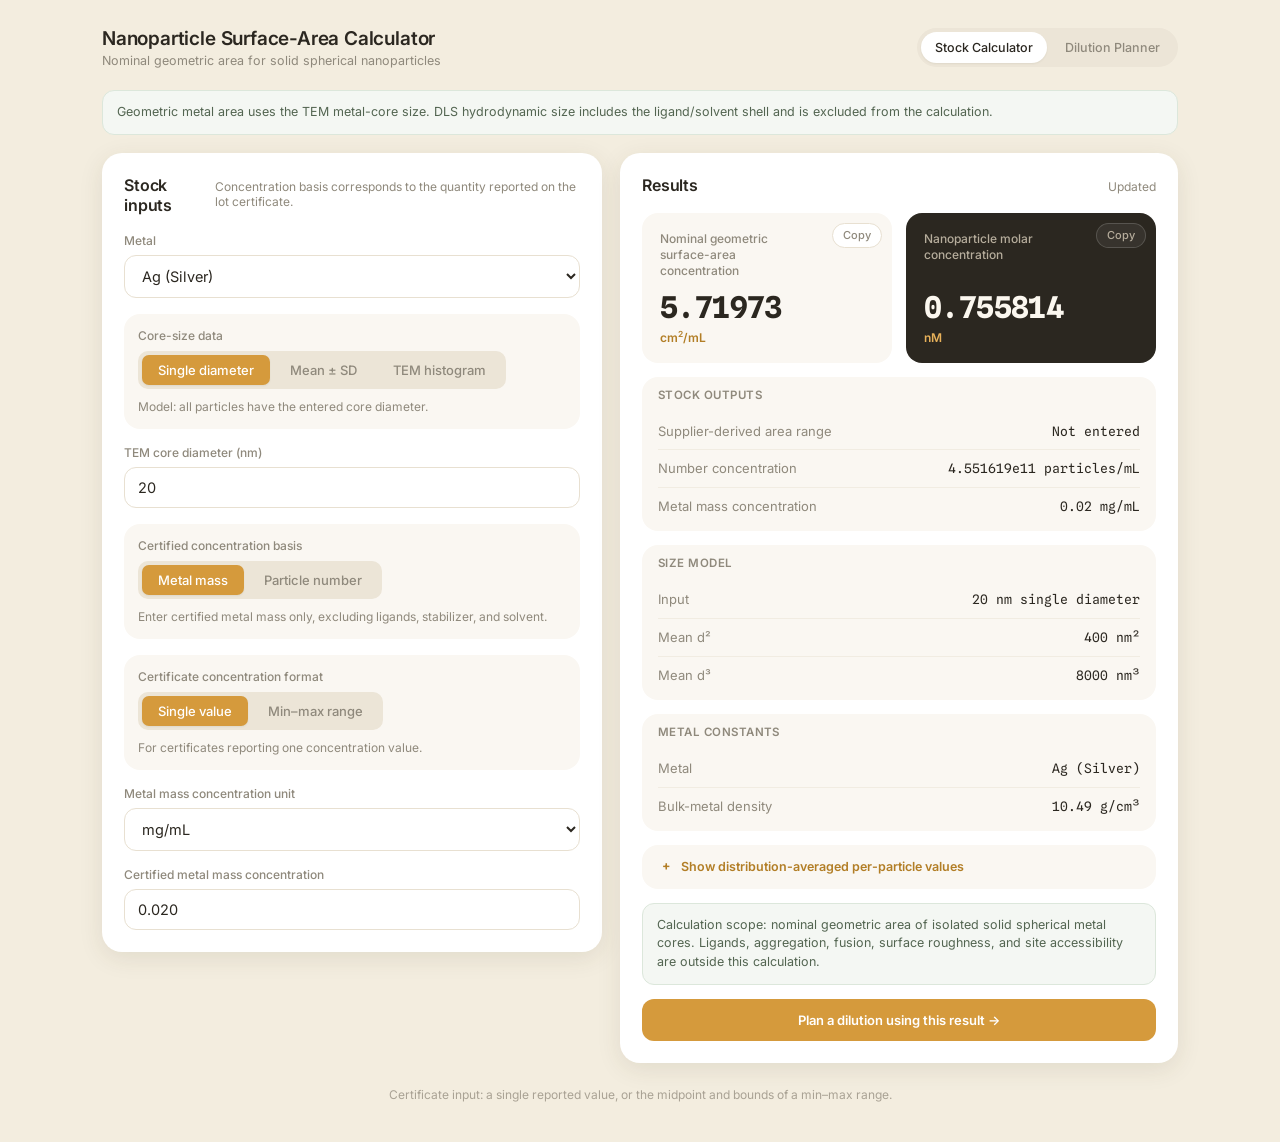
<file: index.html>
<!doctype html>
<html lang="en">
<head>
  <meta charset="utf-8" />
  <meta name="viewport" content="width=device-width, initial-scale=1" />
  <title>Nominal Geometric Surface Area — NP Calc</title>
  <link rel="preconnect" href="https://fonts.googleapis.com" />
  <link rel="preconnect" href="https://fonts.gstatic.com" crossorigin />
  <link href="https://fonts.googleapis.com/css2?family=Inter:wght@400;500;600;700&family=Spline+Sans+Mono:wght@400;500;600&display=swap" rel="stylesheet" />
  <link rel="icon" href="favicon.svg" type="image/svg+xml" />
  <link rel="stylesheet" href="static/style.css" />
  <script src="static/utils.js"></script>
  <script src="static/calc.js"></script>
</head>

<body>
  <div class="app">
    <header class="topbar">
      <div class="brand">
        <div class="title">
          <h1>Nanoparticle Surface-Area Calculator</h1>
          <p>Nominal geometric area for solid spherical nanoparticles</p>
        </div>
      </div>
      <div class="topbar-right">
        <nav class="nav" aria-label="Pages">
          <a class="nav-link active" href="./">Stock Calculator</a>
          <a class="nav-link" href="solve/">Dilution Planner</a>
        </nav>
      </div>
    </header>

    <div class="notice info">
      Geometric metal area uses the TEM metal-core size. DLS hydrodynamic size includes the ligand/solvent shell and is excluded from the calculation.
    </div>

    <main class="grid grid-wide">
      <section class="card">
        <div class="card-head">
          <h2>Stock inputs</h2>
          <span class="muted">Concentration basis corresponds to the quantity reported on the lot certificate.</span>
        </div>

        <form class="form" onsubmit="return false;">
          <label class="field">
            <span class="label">Metal</span>
            <select id="metal" class="control"></select>
          </label>

          <div class="mode">
            <div class="mode-left">
              <div class="label">Core-size data</div>
              <div class="radios radios-wrap">
                <label class="radio"><input type="radio" name="sizeMode" value="single" checked /><span>Single diameter</span></label>
                <label class="radio"><input type="radio" name="sizeMode" value="normal" /><span>Mean ± SD</span></label>
                <label class="radio"><input type="radio" name="sizeMode" value="histogram" /><span>TEM histogram</span></label>
              </div>
            </div>
            <div class="hint" id="sizeHint">Model: all particles have the entered core diameter.</div>
          </div>

          <div id="sizeSingle" class="size-panel">
            <label class="field">
              <span class="label">TEM core diameter (nm)</span>
              <input id="diameter" class="control" type="number" step="any" min="0" value="20" />
            </label>
          </div>

          <div id="sizeNormal" class="size-panel" hidden>
            <div class="row">
              <label class="field">
                <span class="label">Number-weighted mean (nm)</span>
                <input id="meanDiameter" class="control" type="number" step="any" min="0" value="20" />
              </label>
              <label class="field">
                <span class="label">Standard deviation (nm)</span>
                <input id="diameterSd" class="control" type="number" step="any" min="0" value="4" />
              </label>
            </div>
          </div>

          <div id="sizeHistogram" class="size-panel" hidden>
            <label class="field">
              <span class="label">Number-weighted TEM data: diameter, weight</span>
              <textarea id="histogramData" class="control mono" rows="6" spellcheck="false" placeholder="diameter_nm, count&#10;16, 8&#10;18, 21&#10;20, 34&#10;22, 25&#10;24, 12"></textarea>
              <span class="help">Paste two columns from a CSV or histogram. Weights may be counts or relative frequencies.</span>
            </label>
          </div>

          <div class="mode">
            <div class="mode-left">
              <div class="label">Certified concentration basis</div>
              <div class="radios">
                <label class="radio"><input type="radio" name="mode" value="mass" checked /><span>Metal mass</span></label>
                <label class="radio"><input type="radio" name="mode" value="number" /><span>Particle number</span></label>
              </div>
            </div>
            <div class="hint" id="modeHint">Enter metal mass only, excluding ligands, stabilizer, and solvent.</div>
          </div>

          <div class="mode">
            <div class="mode-left">
              <div class="label">Certificate concentration format</div>
              <div class="radios">
                <label class="radio"><input type="radio" name="concentrationEntry" value="single" checked /><span>Single value</span></label>
                <label class="radio"><input type="radio" name="concentrationEntry" value="range" /><span>Min–max range</span></label>
              </div>
            </div>
            <div class="hint" id="entryHint">For certificates reporting one concentration value.</div>
          </div>

          <label id="massUnitPanel" class="field">
            <span class="label">Metal mass concentration unit</span>
            <select id="massUnit" class="control" title="Mass unit">
              <option value="mg" selected>mg/mL</option>
              <option value="ug">µg/mL</option>
            </select>
          </label>

          <div id="massInputPanel" class="concentration-panel">
            <label class="field">
              <span class="label">Certified metal mass concentration</span>
              <input id="mass" class="control" type="number" step="any" min="0" value="0.020" />
            </label>
          </div>

          <div id="numberInputPanel" class="concentration-panel" hidden>
            <div class="field">
              <span class="label">Certified particle-number concentration (particles/mL)</span>
              <div class="sci">
                <input id="numCoeff" class="control control-sci mono" type="text" inputmode="decimal" value="6.54" />
                <span class="sci-mid">× 10^</span>
                <select id="numExp" class="control control-sci mono"></select>
              </div>
              <span class="help">For example, enter 6.54 and choose 11 for 6.54 × 10¹¹ particles/mL.</span>
              <div class="smallbox"><div class="smallbox-k">Full value</div><div class="smallbox-v mono" id="numFull">-</div></div>
            </div>
          </div>

          <div id="rangeInputPanel" class="range-panel" hidden>
            <div id="massRangePanel" class="row">
              <label class="field">
                <span class="label" id="massRangeMinLabel">Minimum metal mass concentration (mg/mL)</span>
                <input id="massRangeMin" class="control mono" type="text" inputmode="decimal" placeholder="required" />
              </label>
              <label class="field">
                <span class="label" id="massRangeMaxLabel">Maximum metal mass concentration (mg/mL)</span>
                <input id="massRangeMax" class="control mono" type="text" inputmode="decimal" placeholder="required" />
              </label>
            </div>
            <div id="numberRangePanel" class="row" hidden>
              <div class="field">
                <span class="label">Minimum number concentration (particles/mL)</span>
                <div class="sci">
                  <input id="numberRangeMinCoeff" class="control control-sci mono" type="text" inputmode="decimal" placeholder="required" />
                  <span class="sci-mid">× 10^</span>
                  <select id="numberRangeMinExp" class="control control-sci mono"></select>
                </div>
              </div>
              <div class="field">
                <span class="label">Maximum number concentration (particles/mL)</span>
                <div class="sci">
                  <input id="numberRangeMaxCoeff" class="control control-sci mono" type="text" inputmode="decimal" placeholder="required" />
                  <span class="sci-mid">× 10^</span>
                  <select id="numberRangeMaxExp" class="control control-sci mono"></select>
                </div>
              </div>
            </div>
            <p class="help">Both limits are required. Their midpoint is used as the working concentration, while the full certified range is retained in the results and dilution planner.</p>
          </div>

          <div id="sizeWarning" class="msg warning" hidden></div>
          <div id="error" class="msg error" hidden></div>
          <noscript><div class="msg error">JavaScript is required for live calculation.</div></noscript>
        </form>
      </section>

      <section class="card">
        <div class="card-head">
          <h2>Results</h2>
          <span class="muted" id="resultTag">Waiting for valid input…</span>
        </div>

        <div class="results">
          <div class="kpi">
            <button class="copy-btn" onclick="copyToClipboard(document.getElementById('outSurface').textContent, this)">Copy</button>
            <div class="kpi-label" id="surfaceKpiLabel">Nominal geometric surface-area concentration</div>
            <div class="kpi-value mono" id="outSurface">-</div>
            <div class="kpi-unit">cm<sup>2</sup>/mL</div>
          </div>
          <div class="kpi">
            <button class="copy-btn" onclick="copyToClipboard(document.getElementById('outMolar').textContent, this)">Copy</button>
            <div class="kpi-label">Nanoparticle molar concentration</div>
            <div class="kpi-value mono" id="outMolar">-</div>
            <div class="kpi-unit">nM</div>
          </div>
        </div>

        <div class="tables">
          <div class="table">
            <div class="table-title">Stock outputs</div>
            <div class="rows">
              <div class="r"><div class="k">Supplier-derived area range</div><div class="v mono" id="outRange">Not entered</div></div>
              <div class="r"><div class="k">Number concentration</div><div class="v mono" id="outNumber">-</div></div>
              <div class="r"><div class="k">Metal mass concentration</div><div class="v mono" id="outMass">-</div></div>
            </div>
          </div>

          <div class="table">
            <div class="table-title">Size model</div>
            <div class="rows">
              <div class="r"><div class="k">Input</div><div class="v mono" id="outSizeModel">-</div></div>
              <div class="r"><div class="k">Mean d²</div><div class="v mono" id="outD2">-</div></div>
              <div class="r"><div class="k">Mean d³</div><div class="v mono" id="outD3">-</div></div>
            </div>
          </div>

          <div class="table">
            <div class="table-title">Metal constants</div>
            <div class="rows">
              <div class="r"><div class="k">Metal</div><div class="v mono" id="outMetal">-</div></div>
              <div class="r"><div class="k">Bulk-metal density</div><div class="v mono" id="outDensity">-</div></div>
            </div>
          </div>

          <details class="details">
            <summary>Show distribution-averaged per-particle values</summary>
            <div class="table">
              <div class="rows">
                <div class="r"><div class="k">Mean radius</div><div class="v mono" id="midRadius">-</div></div>
                <div class="r"><div class="k">Mean volume</div><div class="v mono" id="midVolume">-</div></div>
                <div class="r"><div class="k">Mean surface area</div><div class="v mono" id="midArea">-</div></div>
                <div class="r"><div class="k">Mean particle mass</div><div class="v mono" id="midMass">-</div></div>
              </div>
            </div>
          </details>

          <div class="notice info">
            Calculation scope: nominal geometric area of isolated solid spherical metal cores. Ligands, aggregation, fusion, surface roughness, and site accessibility are outside this calculation.
          </div>

          <a id="plannerLink" class="action-link" href="solve/">Plan a dilution using this result →</a>
        </div>
      </section>
    </main>

    <footer class="foot">Certificate input: a single reported value, or the midpoint and bounds of a min–max range.</footer>
  </div>

<script>
(() => {
  const $ = (id) => document.getElementById(id);
  const metalEl = $("metal");
  Object.entries(METALS).forEach(([symbol, metal]) => {
    const option = document.createElement("option");
    option.value = symbol;
    option.textContent = `${symbol} (${metal.name})`;
    metalEl.appendChild(option);
  });

  const elements = {
    diameter: $("diameter"), mean: $("meanDiameter"), sd: $("diameterSd"), histogram: $("histogramData"),
    mass: $("mass"), massUnit: $("massUnit"), coeff: $("numCoeff"), exp: $("numExp"), numFull: $("numFull"),
    massRangeMin: $("massRangeMin"), massRangeMax: $("massRangeMax"),
    numberRangeMinCoeff: $("numberRangeMinCoeff"), numberRangeMinExp: $("numberRangeMinExp"),
    numberRangeMaxCoeff: $("numberRangeMaxCoeff"), numberRangeMaxExp: $("numberRangeMaxExp"),
    error: $("error"), warning: $("sizeWarning"),
  };
  let timer = null;
  let previousMassUnit = elements.massUnit.value;

  function selectedRadio(name, fallback) {
    return document.querySelector(`input[name="${name}"]:checked`)?.value || fallback;
  }
  function inputMode() { return selectedRadio("mode", "mass"); }
  function concentrationEntryMode() { return selectedRadio("concentrationEntry", "single"); }
  function sizeMode() { return selectedRadio("sizeMode", "single"); }
  function selectedToMg(value) {
    if (value === null) return null;
    return elements.massUnit.value === "ug" ? value * 1e-3 : value;
  }
  function mgToSelected(value) { return elements.massUnit.value === "ug" ? value * 1e3 : value; }
  function massUnitLabel() { return elements.massUnit.value === "ug" ? "µg/mL" : "mg/mL"; }

  function sizeSpec() {
    if (sizeMode() === "normal") return { mode: "normal", mean_nm: Number(elements.mean.value), sd_nm: Number(elements.sd.value) };
    if (sizeMode() === "histogram") return { mode: "histogram", histogram_text: elements.histogram.value };
    return { mode: "single", diameter_nm: Number(elements.diameter.value) };
  }

  function parseOptional(element) {
    const raw = element.value.trim();
    return raw === "" ? null : Number(raw.replace(",", "."));
  }
  function parseCoeff(element) {
    const raw = element.value.trim();
    if (raw === "") return null;
    const value = Number(raw.replace(",", "."));
    return Number.isFinite(value) ? value : null;
  }
  function scientificValue(coeffElement, exponentElement, optional = false) {
    if (optional && coeffElement.value.trim() === "") return null;
    const coefficient = parseCoeff(coeffElement);
    return coefficient === null ? NaN : coefficient * Math.pow(10, Number(exponentElement.value));
  }
  function showMessage(element, message) {
    element.textContent = message || "";
    element.hidden = !message;
  }
  function scheduleCompute() {
    clearTimeout(timer);
    timer = setTimeout(compute, 120);
  }
  function fillExponentSelect(select, selected = 11) {
    for (let exponent = 3; exponent <= 20; exponent += 1) {
      const option = document.createElement("option");
      option.value = option.textContent = exponent;
      select.appendChild(option);
    }
    select.value = String(selected);
  }
  function fillExponents() {
    [elements.exp, elements.numberRangeMinExp, elements.numberRangeMaxExp]
      .forEach((select) => fillExponentSelect(select));
  }

  function refreshUI() {
    const sm = sizeMode();
    $("sizeSingle").hidden = sm !== "single";
    $("sizeNormal").hidden = sm !== "normal";
    $("sizeHistogram").hidden = sm !== "histogram";
    $("sizeHint").textContent = sm === "single"
      ? "Model: all particles have the entered core diameter."
      : sm === "normal"
        ? "Uses analytical number-weighted moments for an arithmetic mean and SD."
        : "Uses the number-weighted second and third moments of your TEM data.";

    const mode = inputMode();
    const massEditable = mode === "mass";
    const rangeEntry = concentrationEntryMode() === "range";
    $("massUnitPanel").hidden = !massEditable;
    $("massInputPanel").hidden = !massEditable || rangeEntry;
    $("numberInputPanel").hidden = massEditable || rangeEntry;
    $("rangeInputPanel").hidden = !rangeEntry;
    $("massRangePanel").hidden = !massEditable || !rangeEntry;
    $("numberRangePanel").hidden = massEditable || !rangeEntry;
    $("modeHint").textContent = massEditable
      ? "Enter certified metal mass only, excluding ligands, stabilizer, and solvent."
      : "Enter the supplier-certified particle-number concentration.";
    $("entryHint").textContent = rangeEntry
      ? "Enter both certified limits. Their midpoint becomes the working concentration."
      : "For certificates reporting one concentration value.";
    $("surfaceKpiLabel").textContent = rangeEntry
      ? "Midpoint geometric surface-area concentration"
      : "Nominal geometric surface-area concentration";
    $("massRangeMinLabel").textContent = `Minimum metal mass concentration (${massUnitLabel()})`;
    $("massRangeMaxLabel").textContent = `Maximum metal mass concentration (${massUnitLabel()})`;
    scheduleCompute();
  }

  function clearOutputs() {
    ["outSurface","outMolar","outNumber","outMass","outSizeModel","outD2","outD3","outMetal","outDensity","midRadius","midVolume","midArea","midMass"]
      .forEach((id) => { $(id).textContent = "-"; });
    $("outRange").textContent = "Not entered";
    $("resultTag").textContent = "Waiting for valid input…";
    $("plannerLink").href = "solve/";
  }

  function compute() {
    showMessage(elements.error, "");
    showMessage(elements.warning, "");
    try {
      const mode = inputMode();
      const rangeEntry = concentrationEntryMode() === "range";
      let minimum = null;
      let maximum = null;
      let nominal;
      if (rangeEntry) {
        minimum = mode === "mass"
          ? selectedToMg(parseOptional(elements.massRangeMin))
          : scientificValue(elements.numberRangeMinCoeff, elements.numberRangeMinExp);
        maximum = mode === "mass"
          ? selectedToMg(parseOptional(elements.massRangeMax))
          : scientificValue(elements.numberRangeMaxCoeff, elements.numberRangeMaxExp);
        if (minimum === null || maximum === null || !Number.isFinite(minimum) || !Number.isFinite(maximum)) {
          throw new Error("Enter both minimum and maximum certified concentrations.");
        }
        if (minimum > maximum) throw new Error("Minimum concentration cannot exceed maximum concentration.");
        nominal = (minimum + maximum) / 2;
      } else {
        nominal = mode === "mass"
          ? selectedToMg(Number(elements.mass.value))
          : scientificValue(elements.coeff, elements.exp);
      }
      const range = calculateConcentrationRange(
        metalEl.value,
        sizeSpec(),
        mode,
        nominal,
        minimum,
        maximum,
      );
      const data = range.nominal;

      elements.numFull.textContent = data.formatted.number_per_ml;

      $("outSurface").textContent = data.formatted.surface_cm2_ml;
      $("outMolar").textContent = data.formatted.molar_nM;
      $("outNumber").textContent = `${data.formatted.number_per_ml} particles/mL`;
      $("outMass").textContent = `${fmt(mgToSelected(data.outputs.mass_mg_ml))} ${massUnitLabel()}`;
      $("outSizeModel").textContent = data.size.description;
      $("outD2").textContent = `${fmt(data.size.mean_d2_nm2)} nm²`;
      $("outD3").textContent = `${fmt(data.size.mean_d3_nm3)} nm³`;
      $("outMetal").textContent = `${data.metal.symbol} (${data.metal.name})`;
      $("outDensity").textContent = `${data.metal.density_g_cm3} g/cm³`;
      $("midRadius").textContent = `${data.formatted.radius_cm} cm`;
      $("midVolume").textContent = `${data.formatted.volume_cm3_per_particle} cm³`;
      $("midArea").textContent = `${data.formatted.area_cm2_per_particle} cm²`;
      $("midMass").textContent = `${data.formatted.mass_g_per_particle} g`;
      $("resultTag").textContent = rangeEntry ? "Updated from range midpoint" : "Updated";

      if (range.minimum || range.maximum) {
        const low = range.minimum ? fmt(range.minimum.outputs.surface_cm2_ml) : "not entered";
        const high = range.maximum ? fmt(range.maximum.outputs.surface_cm2_ml) : "not entered";
        $("outRange").textContent = `${low} to ${high} cm²/mL`;
      } else $("outRange").textContent = "Not entered";
      if (data.size.warning) showMessage(elements.warning, data.size.warning);

      const params = new URLSearchParams({ stock: data.outputs.surface_cm2_ml, target: 0.096, volume_ul: 2500 });
      if (range.minimum) params.set("min", range.minimum.outputs.surface_cm2_ml);
      if (range.maximum) params.set("max", range.maximum.outputs.surface_cm2_ml);
      $("plannerLink").href = `solve/?${params.toString()}`;
    } catch (error) {
      clearOutputs();
      showMessage(elements.error, String(error.message || error));
      $("resultTag").textContent = "Check inputs";
    }
  }

  function convertMassUnit() {
    const value = Number(elements.mass.value);
    if (Number.isFinite(value) && value > 0 && previousMassUnit !== elements.massUnit.value) {
      const mg = previousMassUnit === "ug" ? value * 1e-3 : value;
      elements.mass.value = fmt(elements.massUnit.value === "ug" ? mg * 1e3 : mg);
      [elements.massRangeMin, elements.massRangeMax].forEach((element) => {
        const rangeValue = Number(element.value);
        if (Number.isFinite(rangeValue) && rangeValue > 0) {
          const rangeMg = previousMassUnit === "ug" ? rangeValue * 1e-3 : rangeValue;
          element.value = fmt(elements.massUnit.value === "ug" ? rangeMg * 1e3 : rangeMg);
        }
      });
    }
    previousMassUnit = elements.massUnit.value;
    refreshUI();
  }

  fillExponents();
  document.querySelectorAll("input, select, textarea").forEach((element) => {
    element.addEventListener(element.type === "radio" || element.tagName === "SELECT" ? "change" : "input", scheduleCompute);
  });
  document.querySelectorAll('input[name="mode"], input[name="sizeMode"], input[name="concentrationEntry"]').forEach((element) => element.addEventListener("change", refreshUI));
  elements.massUnit.addEventListener("change", convertMassUnit);
  refreshUI();
})();
</script>
</body>
</html>
</file>
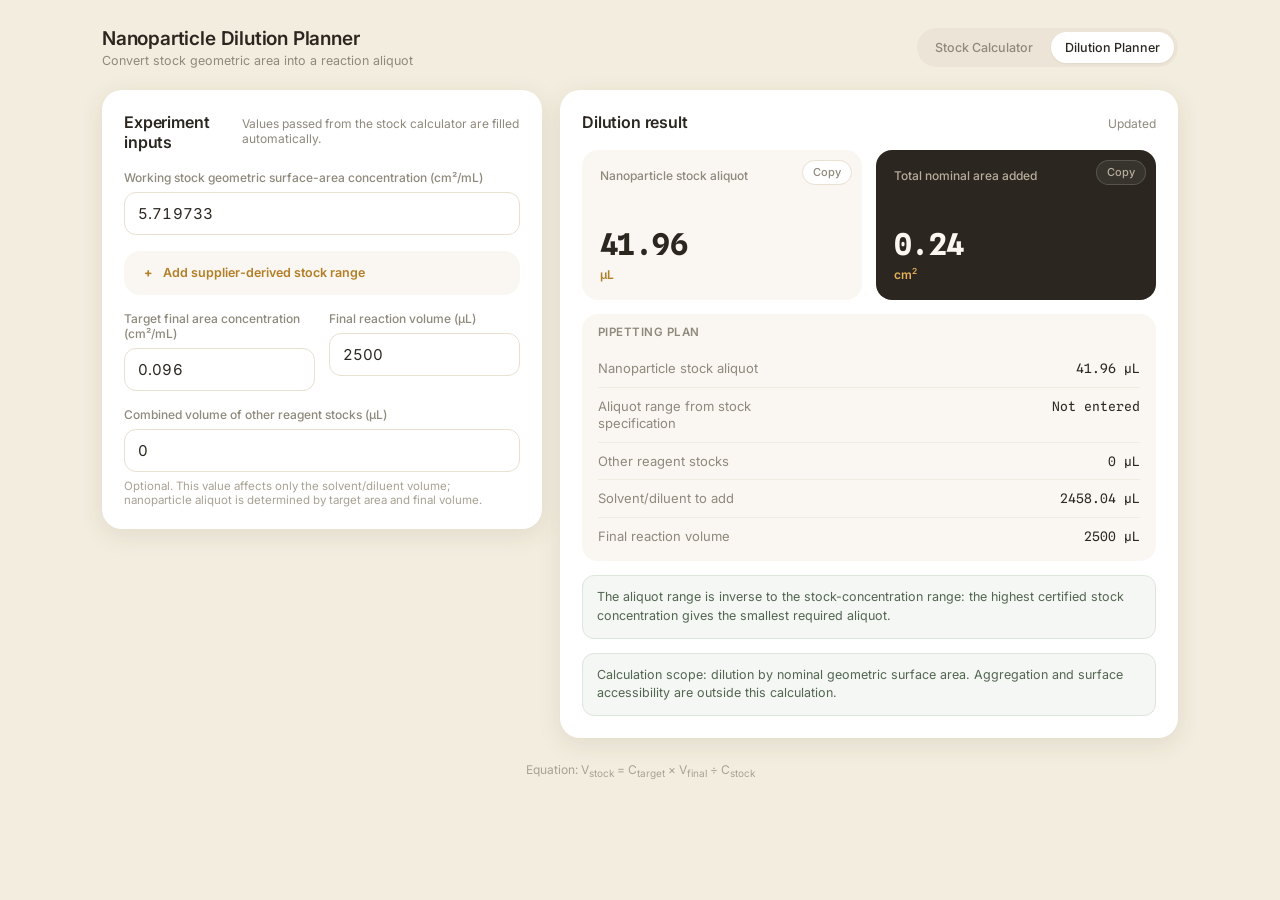
<file: solve/index.html>
<!doctype html>
<html lang="en">
<head>
  <meta charset="utf-8" />
  <meta name="viewport" content="width=device-width, initial-scale=1" />
  <title>Dilution Planner — NP Calc</title>
  <link rel="preconnect" href="https://fonts.googleapis.com" />
  <link rel="preconnect" href="https://fonts.gstatic.com" crossorigin />
  <link href="https://fonts.googleapis.com/css2?family=Inter:wght@400;500;600;700&family=Spline+Sans+Mono:wght@400;500;600&display=swap" rel="stylesheet" />
  <link rel="icon" href="../favicon.svg" type="image/svg+xml" />
  <link rel="stylesheet" href="../static/style.css" />
  <script src="../static/utils.js"></script>
  <script src="../static/calc.js"></script>
</head>

<body>
  <div class="app">
    <header class="topbar">
      <div class="brand">
        <div class="title">
          <h1>Nanoparticle Dilution Planner</h1>
          <p>Convert stock geometric area into a reaction aliquot</p>
        </div>
      </div>
      <div class="topbar-right">
        <nav class="nav" aria-label="Pages">
          <a class="nav-link" href="../">Stock Calculator</a>
          <a class="nav-link active" href="./">Dilution Planner</a>
        </nav>
      </div>
    </header>

    <main class="grid">
      <section class="card">
        <div class="card-head">
          <h2>Experiment inputs</h2>
          <span class="muted">Values passed from the stock calculator are filled automatically.</span>
        </div>

        <form class="form" onsubmit="return false;">
          <label class="field">
            <span class="label">Working stock geometric surface-area concentration (cm²/mL)</span>
            <input id="stockSurface" class="control mono" type="number" step="any" min="0" value="5.719733" />
          </label>

          <details class="details details-form">
            <summary>Add supplier-derived stock range</summary>
            <div class="row details-body">
              <label class="field">
                <span class="label">Minimum stock area (cm²/mL)</span>
                <input id="stockMin" class="control mono" type="number" step="any" min="0" placeholder="optional" />
              </label>
              <label class="field">
                <span class="label">Maximum stock area (cm²/mL)</span>
                <input id="stockMax" class="control mono" type="number" step="any" min="0" placeholder="optional" />
              </label>
            </div>
          </details>

          <div class="row">
            <label class="field">
              <span class="label">Target final area concentration (cm²/mL)</span>
              <input id="targetSurface" class="control mono" type="number" step="any" min="0" value="0.096" />
            </label>
            <label class="field">
              <span class="label">Final reaction volume (µL)</span>
              <input id="finalVolume" class="control mono" type="number" step="any" min="0" value="2500" />
            </label>
          </div>

          <label class="field">
            <span class="label">Combined volume of other reagent stocks (µL)</span>
            <input id="reservedVolume" class="control mono" type="number" step="any" min="0" value="0" />
            <span class="help">Optional. This value affects only the solvent/diluent volume; nanoparticle aliquot is determined by target area and final volume.</span>
          </label>

          <div id="error" class="msg error" hidden></div>
          <noscript><div class="msg error">JavaScript is required for live calculation.</div></noscript>
        </form>
      </section>

      <section class="card">
        <div class="card-head">
          <h2>Dilution result</h2>
          <span class="muted" id="resultTag">Waiting for valid input…</span>
        </div>

        <div class="results">
          <div class="kpi">
            <button class="copy-btn" onclick="copyToClipboard(document.getElementById('outAliquot').textContent, this)">Copy</button>
            <div class="kpi-label">Nanoparticle stock aliquot</div>
            <div class="kpi-value mono" id="outAliquot">-</div>
            <div class="kpi-unit">µL</div>
          </div>
          <div class="kpi">
            <button class="copy-btn" onclick="copyToClipboard(document.getElementById('outArea').textContent, this)">Copy</button>
            <div class="kpi-label">Total nominal area added</div>
            <div class="kpi-value mono" id="outArea">-</div>
            <div class="kpi-unit">cm<sup>2</sup></div>
          </div>
        </div>

        <div class="tables">
          <div class="table">
            <div class="table-title">Pipetting plan</div>
            <div class="rows">
              <div class="r"><div class="k">Nanoparticle stock aliquot</div><div class="v mono" id="outAliquotPlan">-</div></div>
              <div class="r"><div class="k">Aliquot range from stock specification</div><div class="v mono" id="outAliquotRange">Not entered</div></div>
              <div class="r"><div class="k">Other reagent stocks</div><div class="v mono" id="outReserved">-</div></div>
              <div class="r"><div class="k">Solvent/diluent to add</div><div class="v mono" id="outRemaining">-</div></div>
              <div class="r"><div class="k">Final reaction volume</div><div class="v mono" id="outFinal">-</div></div>
            </div>
          </div>

          <div class="notice info">
            The aliquot range is inverse to the stock-concentration range: the highest certified stock concentration gives the smallest required aliquot.
          </div>
          <div class="notice info">
            Calculation scope: dilution by nominal geometric surface area. Aggregation and surface accessibility are outside this calculation.
          </div>
        </div>
      </section>
    </main>

    <footer class="foot">Equation: V<sub>stock</sub> = C<sub>target</sub> × V<sub>final</sub> ÷ C<sub>stock</sub></footer>
  </div>

<script>
(() => {
  const $ = (id) => document.getElementById(id);
  const fields = {
    stock: $("stockSurface"), min: $("stockMin"), max: $("stockMax"),
    target: $("targetSurface"), final: $("finalVolume"), reserved: $("reservedVolume"),
  };
  let timer = null;

  function optionalNumber(element) {
    return element.value.trim() === "" ? null : Number(element.value);
  }
  function showError(message) {
    $("error").textContent = message || "";
    $("error").hidden = !message;
  }
  function clearOutputs() {
    ["outAliquot","outArea","outAliquotPlan","outReserved","outRemaining","outFinal"].forEach((id) => { $(id).textContent = "-"; });
    $("outAliquotRange").textContent = "Not entered";
    $("resultTag").textContent = "Waiting for valid input…";
  }
  function compute() {
    showError("");
    try {
      const finalVolume_ul = Number(fields.final.value);
      const otherReagents_ul = Number(fields.reserved.value || 0);
      const result = planDilution(
        Number(fields.stock.value), Number(fields.target.value), finalVolume_ul / 1000,
        optionalNumber(fields.min), optionalNumber(fields.max), otherReagents_ul / 1000,
      );
      $("outAliquot").textContent = fmt(result.stockVolume_ul);
      $("outArea").textContent = fmt(result.totalArea_cm2);
      $("outAliquotPlan").textContent = `${fmt(result.stockVolume_ul)} µL`;
      $("outReserved").textContent = `${fmt(otherReagents_ul)} µL`;
      $("outRemaining").textContent = `${fmt(result.remainingVolume_ml * 1000)} µL`;
      $("outFinal").textContent = `${fmt(finalVolume_ul)} µL`;
      if (result.aliquotMinimum_ul !== null || result.aliquotMaximum_ul !== null) {
        const low = result.aliquotMinimum_ul === null ? "not entered" : fmt(result.aliquotMinimum_ul);
        const high = result.aliquotMaximum_ul === null ? "not entered" : fmt(result.aliquotMaximum_ul);
        $("outAliquotRange").textContent = `${low} to ${high} µL`;
      }
      $("resultTag").textContent = "Updated";
    } catch (error) {
      clearOutputs();
      showError(String(error.message || error));
      $("resultTag").textContent = "Check inputs";
    }
  }
  function scheduleCompute() {
    clearTimeout(timer);
    timer = setTimeout(compute, 100);
  }
  function loadQuery() {
    const query = new URLSearchParams(location.search);
    const mapping = { stock: fields.stock, min: fields.min, max: fields.max, target: fields.target, volume_ul: fields.final };
    Object.entries(mapping).forEach(([key, field]) => {
      const value = query.get(key);
      if (value !== null && Number.isFinite(Number(value))) field.value = value;
    });
    const legacyVolume_ml = query.get("volume");
    if (!query.has("volume_ul") && legacyVolume_ml !== null && Number.isFinite(Number(legacyVolume_ml))) {
      fields.final.value = String(Number(legacyVolume_ml) * 1000);
    }
  }

  loadQuery();
  Object.values(fields).forEach((field) => field.addEventListener("input", scheduleCompute));
  compute();
})();
</script>
</body>
</html>
</file>
<file: static/style.css>
/* ============================================================
   Nanoparticle Concentration Calculator — "Soft Instrument"
   Warm, paper-like, calm.
   ============================================================ */

:root{
  --bg:        #f3eddf;
  --card:      #ffffff;
  --panel:     #faf7f2;
  --ink:       #2b2720;
  --muted:     #8f897c;
  --muted-2:   #a9a294;
  --border:    #e8e0d1;
  --border-2:  #f1ece2;

  --accent:      #d59a3c;
  --accent-deep: #b27e26;
  --accent-wash: #f6ecd9;
  --accent-soft: #e7b15a;

  --ink-tile:  #2b2720;
  --cream:     #fbf7ef;

  --danger:        #a8412c;
  --danger-bg:     #f7e7df;
  --danger-border: #e7c6b6;

  --radius-card: 20px;
  --radius-tile: 16px;
  --radius-ctrl: 12px;
  --shadow:    0 6px 24px rgba(70,55,30,0.10);
  --shadow-sm: 0 1px 2px rgba(60,50,30,0.07);
}

*{ box-sizing:border-box; }
html,body{ height:100%; }

body{
  margin:0;
  font-family:"Inter", ui-sans-serif, system-ui, -apple-system, "Segoe UI", Roboto, Arial, sans-serif;
  color:var(--ink);
  background:var(--bg);
  -webkit-font-smoothing:antialiased;
  text-rendering:optimizeLegibility;
}

.app{
  max-width: 1120px;
  margin: 0 auto;
  padding: 28px 22px 40px;
}

.mono{
  font-family:"Spline Sans Mono", ui-monospace, SFMono-Regular, Menlo, Monaco, Consolas, "Liberation Mono", "Courier New", monospace;
  font-variant-numeric: tabular-nums;
}

sup{ font-size:0.7em; vertical-align:super; line-height:0; }

/* ---------- Top bar ---------- */
.topbar{
  display:flex;
  align-items:center;
  justify-content:space-between;
  gap:16px;
  margin-bottom:22px;
}

.brand{ display:flex; align-items:center; gap:12px; min-width:0; }

.logo{ display:none; }

.title h1{
  margin:0;
  font-size:19px;
  font-weight:600;
  letter-spacing:-0.01em;
  line-height:1.15;
  color:var(--ink);
}
.title p{
  margin:3px 0 0;
  color:var(--muted);
  font-size:12.5px;
}

.topbar-right{ display:flex; align-items:center; gap:12px; }

/* Segmented page nav */
.nav{
  display:inline-flex;
  align-items:center;
  gap:4px;
  background:#ece5d7;
  border-radius:999px;
  padding:4px;
}
.nav-link{
  padding:8px 14px;
  border-radius:999px;
  color:var(--muted);
  font-size:12.5px;
  font-weight:500;
  text-decoration:none;
  white-space:nowrap;
  transition:color 140ms ease, background 140ms ease;
}
.nav-link:hover{ color:var(--ink); }
.nav-link.active{
  color:var(--ink);
  background:var(--card);
  box-shadow:var(--shadow-sm);
}

/* ---------- Layout ---------- */
.grid{
  display:grid;
  grid-template-columns: minmax(360px, 440px) 1fr;
  gap:18px;
  align-items:start;
}
.grid-wide{ grid-template-columns:minmax(390px, 500px) 1fr; }

.card{
  background:var(--card);
  border-radius:var(--radius-card);
  padding:22px;
  box-shadow:var(--shadow);
  min-width:0;
}

.card-head{
  display:flex;
  align-items:baseline;
  justify-content:space-between;
  gap:12px;
  margin-bottom:18px;
}
.card h2{
  margin:0;
  font-size:16px;
  font-weight:600;
  letter-spacing:-0.01em;
}
.muted{ color:var(--muted); font-size:12px; }

/* ---------- Form ---------- */
.form{ display:flex; flex-direction:column; gap:16px; }

.row{ display:grid; grid-template-columns:1fr 1fr; gap:14px; }

.field .label{
  display:block;
  color:var(--muted);
  font-size:12px;
  font-weight:500;
  margin-bottom:7px;
}

.label-row{
  display:flex;
  align-items:center;
  justify-content:space-between;
  gap:10px;
  margin-bottom:7px;
}
.label-row .label{ margin-bottom:0; }

.control{
  width:100%;
  padding:11px 13px;
  border-radius:var(--radius-ctrl);
  border:1.5px solid var(--border);
  background:var(--card);
  color:var(--ink);
  font-family:inherit;
  font-size:14.5px;
  outline:none;
  transition:border-color 140ms ease, box-shadow 140ms ease, background 140ms ease;
}
.control::placeholder{ color:var(--muted-2); }
.control:focus{
  border-color:var(--accent);
  box-shadow:0 0 0 3px rgba(213,154,60,0.18);
}
.control.readonly{
  border-style:dashed;
  background:var(--panel);
  color:var(--muted);
}
textarea.control{
  resize:vertical;
  min-height:112px;
  line-height:1.5;
}

input.mono, .control.mono{ font-size:15px; letter-spacing:0.01em; }

/* Inline unit dropdown -> amber chip */
.control-inline{
  width:auto;
  min-width:84px;
  padding:5px 10px;
  font-size:12px;
  font-weight:600;
  border-radius:999px;
  border:1px solid transparent;
  background:var(--accent-wash);
  color:var(--accent-deep);
}
.control-inline:focus{ box-shadow:0 0 0 3px rgba(213,154,60,0.18); }
.control-inline.readonly{
  background:var(--border-2);
  color:var(--muted-2);
  border-style:solid;
}

.help{
  display:block;
  margin-top:7px;
  color:var(--muted-2);
  font-size:11.5px;
}

/* ---------- Mode (segmented radios) ---------- */
.mode{
  display:flex;
  flex-direction:column;
  gap:10px;
  background:var(--panel);
  border-radius:var(--radius-tile);
  padding:14px;
}
.mode-left{ min-width:0; }
.mode-left > .label{
  color:var(--muted);
  font-size:12px;
  font-weight:500;
  margin-bottom:8px;
}

.radios{
  display:inline-flex;
  gap:4px;
  background:#ece5d7;
  border-radius:10px;
  padding:4px;
}
.radios-wrap{ flex-wrap:wrap; }
.radio{
  position:relative;
  display:inline-flex;
  margin:0;
  cursor:pointer;
  user-select:none;
}
.radio input{
  position:absolute;
  opacity:0;
  inset:0;
  margin:0;
  cursor:pointer;
}
.radio span{
  display:block;
  padding:7px 16px;
  border-radius:7px;
  font-size:13px;
  font-weight:500;
  color:var(--muted);
  white-space:nowrap;
  transition:background 140ms ease, color 140ms ease, box-shadow 140ms ease;
}
.radio input:hover + span{ color:var(--ink); }
.radio input:checked + span{
  background:var(--accent);
  color:#fff;
  box-shadow:var(--shadow-sm);
}
.radio input:focus-visible + span{
  box-shadow:0 0 0 3px rgba(213,154,60,0.30);
}

.hint{
  color:var(--muted);
  font-size:12px;
  line-height:1.35;
}

.status{ min-height:0; }

/* ---------- Messages ---------- */
.msg{
  padding:10px 12px;
  border-radius:var(--radius-ctrl);
  border:1px solid var(--border);
  background:var(--panel);
  font-size:12.5px;
  color:var(--muted);
}
.msg.error{
  border-color:var(--danger-border);
  background:var(--danger-bg);
  color:var(--danger);
}
.msg.warning{
  border-color:#e7d29d;
  background:#fbf3dc;
  color:#785a13;
}

.notice{
  padding:12px 14px;
  border-radius:var(--radius-ctrl);
  border:1px solid var(--border);
  font-size:12.5px;
  line-height:1.5;
}
.app > .notice{ margin-bottom:18px; }
.notice.info{
  background:#f4f7f3;
  border-color:#dce7db;
  color:#536551;
}
.notice.caution{
  background:var(--accent-wash);
  border-color:#ead6ae;
  color:#765a25;
}

/* ---------- Results KPIs ---------- */
.results{
  display:grid;
  grid-template-columns:1fr 1fr;
  gap:14px;
  margin-bottom:14px;
}

.kpi{
  background:var(--panel);
  border-radius:var(--radius-tile);
  padding:18px;
  min-height:104px;
  min-width:0;
  position:relative;
  display:flex;
  flex-direction:column;
  justify-content:flex-start;
}
.kpi-label{
  color:var(--muted);
  font-size:12px;
  font-weight:500;
  margin-bottom:auto;
  width:calc(100% - 58px);
  min-height:49px;
  line-height:1.35;
}
.kpi-value{
  margin-top:12px;
  font-size:30px;
  font-weight:700;
  letter-spacing:-0.02em;
  line-height:1;
  overflow-wrap:anywhere;
}
.kpi-unit{
  margin-top:8px;
  color:var(--accent-deep);
  font-size:12px;
  font-weight:600;
}

/* Second KPI is the dark anchor tile */
.results .kpi:last-child{ background:var(--ink-tile); }
.results .kpi:last-child .kpi-label{ color:#b6ad9c; }
.results .kpi:last-child .kpi-value{ color:var(--cream); }
.results .kpi:last-child .kpi-unit{ color:var(--accent-soft); }

/* ---------- Copy button ---------- */
.copy-btn{
  position:absolute;
  top:10px;
  right:10px;
  padding:4px 10px;
  border-radius:999px;
  border:1px solid var(--border);
  background:var(--card);
  color:var(--muted);
  font-size:11px;
  font-weight:500;
  cursor:pointer;
  transition:border-color 140ms, color 140ms, background 140ms;
  line-height:1.4;
  font-family:inherit;
}
.copy-btn:hover{
  border-color:var(--accent);
  color:var(--accent-deep);
  background:var(--accent-wash);
}
.copy-btn.copied{
  border-color:var(--accent);
  color:var(--accent-deep);
  background:var(--accent-wash);
}
.results .kpi:last-child .copy-btn{
  border-color:rgba(255,255,255,0.16);
  background:rgba(255,255,255,0.06);
  color:#b6ad9c;
}
.results .kpi:last-child .copy-btn:hover,
.results .kpi:last-child .copy-btn.copied{
  border-color:var(--accent-soft);
  color:var(--accent-soft);
  background:rgba(255,255,255,0.08);
}

/* ---------- Tables ---------- */
.tables{ display:flex; flex-direction:column; gap:14px; }

.table{
  background:var(--panel);
  border-radius:var(--radius-tile);
  overflow:hidden;
}
.table-title{
  padding:11px 16px;
  color:var(--muted);
  font-size:11.5px;
  font-weight:600;
  letter-spacing:0.04em;
  text-transform:uppercase;
}
.rows{ padding:0 16px 6px; }
.r{
  display:flex;
  align-items:flex-start;
  justify-content:space-between;
  gap:12px;
  padding:10px 0;
  border-top:1px solid var(--border-2);
}
.r:first-child{ border-top:0; }
.k{
  color:var(--muted);
  font-size:13px;
  line-height:1.3;
  width:44%;
}
.v{
  text-align:right;
  font-size:13px;
  color:var(--ink);
  width:56%;
  line-height:1.3;
  overflow-wrap:anywhere;
}

/* ---------- Scientific input ---------- */
.sci{
  display:grid;
  grid-template-columns:1fr auto 78px;
  gap:10px;
  align-items:center;
}
.control-sci{ padding:10px 12px; }
.sci-mid{ color:var(--muted); font-size:13px; white-space:nowrap; }

.smallbox{
  margin-top:12px;
  background:var(--panel);
  border-radius:var(--radius-ctrl);
  padding:12px 14px;
  display:flex;
  justify-content:space-between;
  align-items:center;
  gap:12px;
}
.smallbox-k{ color:var(--muted); font-size:12px; font-weight:500; }
.smallbox-v{
  font-size:13px;
  color:var(--ink);
  text-align:right;
  overflow-wrap:anywhere;
}

/* ---------- Details ---------- */
.details{
  background:var(--panel);
  border-radius:var(--radius-tile);
  padding:14px 16px;
}
details > summary{
  cursor:pointer;
  color:var(--accent-deep);
  font-size:12.5px;
  font-weight:600;
  list-style:none;
  user-select:none;
  display:flex;
  align-items:center;
  gap:7px;
}
details > summary::-webkit-details-marker{ display:none; }
details > summary::before{
  content:"+";
  display:inline-flex;
  align-items:center;
  justify-content:center;
  width:16px; height:16px;
  font-weight:700;
  line-height:1;
}
details[open] > summary::before{ content:"\2212"; }
.details .table{ margin-top:14px; background:var(--card); }
.details .table .r{ border-top-color:var(--border-2); }
.details-form .details-body{ margin-top:16px; }
.details-form > .help{ margin:12px 0 0; line-height:1.45; }
.size-panel[hidden]{ display:none; }
.range-panel{
  background:var(--panel);
  border-radius:var(--radius-tile);
  padding:16px;
}
.range-panel > .help{ margin:12px 0 0; line-height:1.45; }
.concentration-panel[hidden], .range-panel[hidden], .row[hidden], .field[hidden], .details-body[hidden]{ display:none !important; }

.action-link{
  display:block;
  padding:13px 16px;
  border-radius:var(--radius-ctrl);
  background:var(--accent);
  color:#fff;
  text-align:center;
  text-decoration:none;
  font-size:13px;
  font-weight:600;
  transition:background 140ms ease, transform 140ms ease;
}
.action-link:hover{ background:var(--accent-deep); }
.action-link:active{ transform:translateY(1px); }

/* ---------- Footer ---------- */
.foot{
  margin-top:24px;
  text-align:center;
  color:var(--muted-2);
  font-size:12px;
}
.attr{
  margin-top:10px;
  display:flex;
  gap:10px;
  justify-content:center;
  align-items:center;
  flex-wrap:wrap;
  color:var(--muted);
  font-size:11.5px;
  letter-spacing:0.01em;
}
.attr .dot{ color:var(--muted-2); }

/* ---------- Responsive ---------- */
@media (max-width: 1000px){
  .grid, .grid-wide{ grid-template-columns:1fr; }
}

@media (max-width: 720px){
  .app{ padding:20px 16px 32px; }
  .row{ grid-template-columns:1fr; }
  .results{ grid-template-columns:1fr; }
  .sci{ grid-template-columns:1fr auto 78px; }
  .topbar{ flex-direction:column; align-items:stretch; gap:14px; }
  .topbar-right{ justify-content:space-between; }
  .nav{ flex:1; justify-content:center; }
  .nav-link{ flex:1; text-align:center; }
}
</file>
